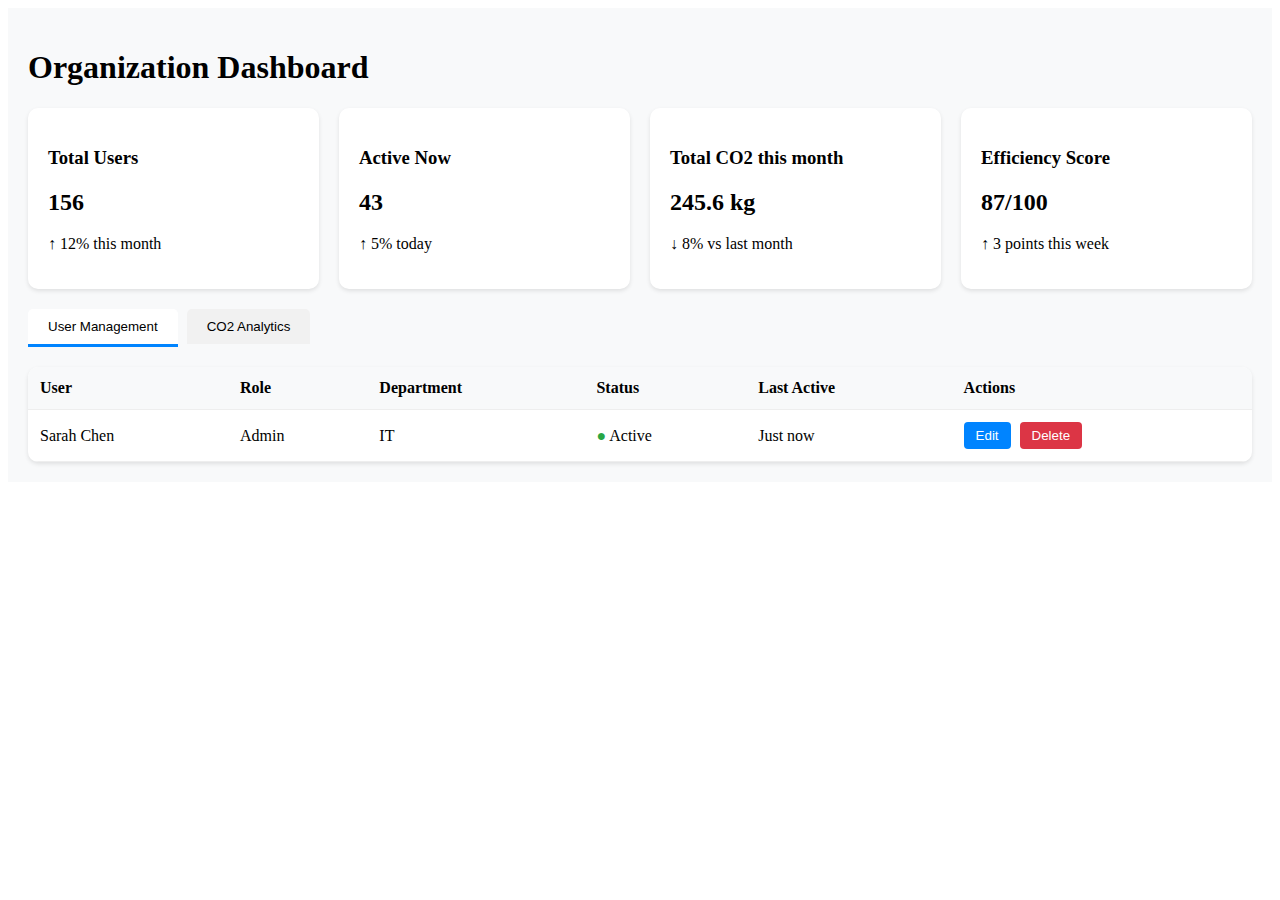
<file: templates/dashboard.html>
<!DOCTYPE html>
<html>
<head>
    <title>Organization Dashboard</title>
    <style>
        /* Base styles */
        .dashboard-container {
            padding: 20px;
            background: #f8f9fa;
        }
        
        .stats-grid {
            display: grid;
            grid-template-columns: repeat(auto-fit, minmax(250px, 1fr));
            gap: 20px;
            margin-bottom: 20px;
        }
        
        .stat-card {
            background: white;
            padding: 20px;
            border-radius: 10px;
            box-shadow: 0 2px 4px rgba(0,0,0,0.1);
        }
        
        .user-table, .emissions-table {
            width: 100%;
            border-collapse: collapse;
            background: white;
            border-radius: 10px;
            overflow: hidden;
            box-shadow: 0 2px 4px rgba(0,0,0,0.1);
        }
        
        .user-table th, .user-table td,
        .emissions-table th, .emissions-table td {
            padding: 12px;
            text-align: left;
            border-bottom: 1px solid #eee;
        }
        
        .user-table th, .emissions-table th {
            background: #f8f9fa;
            font-weight: 600;
        }
        
        .tab-container {
            margin-bottom: 20px;
        }
        
        .tab-button {
            padding: 10px 20px;
            border: none;
            background: #f1f1f1;
            cursor: pointer;
            border-radius: 5px 5px 0 0;
            margin-right: 5px;
        }
        
        .tab-button.active {
            background: white;
            border-bottom: 3px solid #0084ff;
        }
        
        .action-btn {
            padding: 6px 12px;
            border: none;
            border-radius: 4px;
            cursor: pointer;
            margin-right: 5px;
        }
        
        .edit-btn {
            background: #0084ff;
            color: white;
        }
        
        .delete-btn {
            background: #dc3545;
            color: white;
        }
        
        .status-active {
            color: #28a745;
        }
        
        .status-inactive {
            color: #dc3545;
        }
        
        /* Charts */
        .chart-container {
            background: white;
            padding: 20px;
            border-radius: 10px;
            box-shadow: 0 2px 4px rgba(0,0,0,0.1);
            margin-bottom: 20px;
        }
        
        /* Forms */
        .form-group {
            margin-bottom: 15px;
        }
        
        .form-control {
            width: 100%;
            padding: 8px;
            border: 1px solid #ddd;
            border-radius: 4px;
        }
    </style>
</head>
<body>
    <div class="dashboard-container">
        <h1>Organization Dashboard</h1>
        
        <!-- Stats Overview -->
        <div class="stats-grid">
            <div class="stat-card">
                <h3>Total Users</h3>
                <h2>156</h2>
                <p>↑ 12% this month</p>
            </div>
            <div class="stat-card">
                <h3>Active Now</h3>
                <h2>43</h2>
                <p>↑ 5% today</p>
            </div>
            <div class="stat-card">
                <h3>Total CO2 this month</h3>
                <h2>245.6 kg</h2>
                <p>↓ 8% vs last month</p>
            </div>
            <div class="stat-card">
                <h3>Efficiency Score</h3>
                <h2>87/100</h2>
                <p>↑ 3 points this week</p>
            </div>
        </div>
        
        <!-- Tab Navigation -->
        <div class="tab-container">
            <button class="tab-button active">User Management</button>
            <button class="tab-button">CO2 Analytics</button>
        </div>
        
        <!-- User Management Section -->
        <div class="user-section">
            <table class="user-table">
                <thead>
                    <tr>
                        <th>User</th>
                        <th>Role</th>
                        <th>Department</th>
                        <th>Status</th>
                        <th>Last Active</th>
                        <th>Actions</th>
                    </tr>
                </thead>
                <tbody>
                    <tr>
                        <td>Sarah Chen</td>
                        <td>Admin</td>
                        <td>IT</td>
                        <td><span class="status-active">●</span> Active</td>
                        <td>Just now</td>
                        <td>
                            <button class="action-btn edit-btn">Edit</button>
                            <button class="action-btn delete-btn">Delete</button>
                        </td>
                    </tr>
                    <!-- More user rows -->
                </tbody>
            </table>
        </div>
        
        <!-- CO2 Analytics Section -->
        <div class="emissions-section" style="display: none;">
            <div class="chart-container">
                <h3>CO2 Emissions Over Time</h3>
                <!-- Chart would go here -->
            </div>
            
            <table class="emissions-table">
                <thead>
                    <tr>
                        <th>Date</th>
                        <th>Total Requests</th>
                        <th>CO2 Generated</th>
                        <th>Efficiency Score</th>
                        <th>Actions</th>
                    </tr>
                </thead>
                <tbody>
                    <tr>
                        <td>Oct 28, 2024</td>
                        <td>1,234</td>
                        <td>12.5 kg</td>
                        <td>92/100</td>
                        <td><button class="action-btn">Details</button></td>
                    </tr>
                    <!-- More emission rows -->
                </tbody>
            </table>
        </div>
    </div>
    
    <!-- Add User Modal -->
    <div class="modal" style="display: none;">
        <div class="modal-content">
            <h2>Add New User</h2>
            <form>
                <div class="form-group">
                    <label>Name</label>
                    <input type="text" class="form-control">
                </div>
                <div class="form-group">
                    <label>Email</label>
                    <input type="email" class="form-control">
                </div>
                <div class="form-group">
                    <label>Role</label>
                    <select class="form-control">
                        <option>Admin</option>
                        <option>Manager</option>
                        <option>User</option>
                    </select>
                </div>
                <button type="submit" class="action-btn edit-btn">Add User</button>
            </form>
        </div>
    </div>
</body>
</html>
</file>
